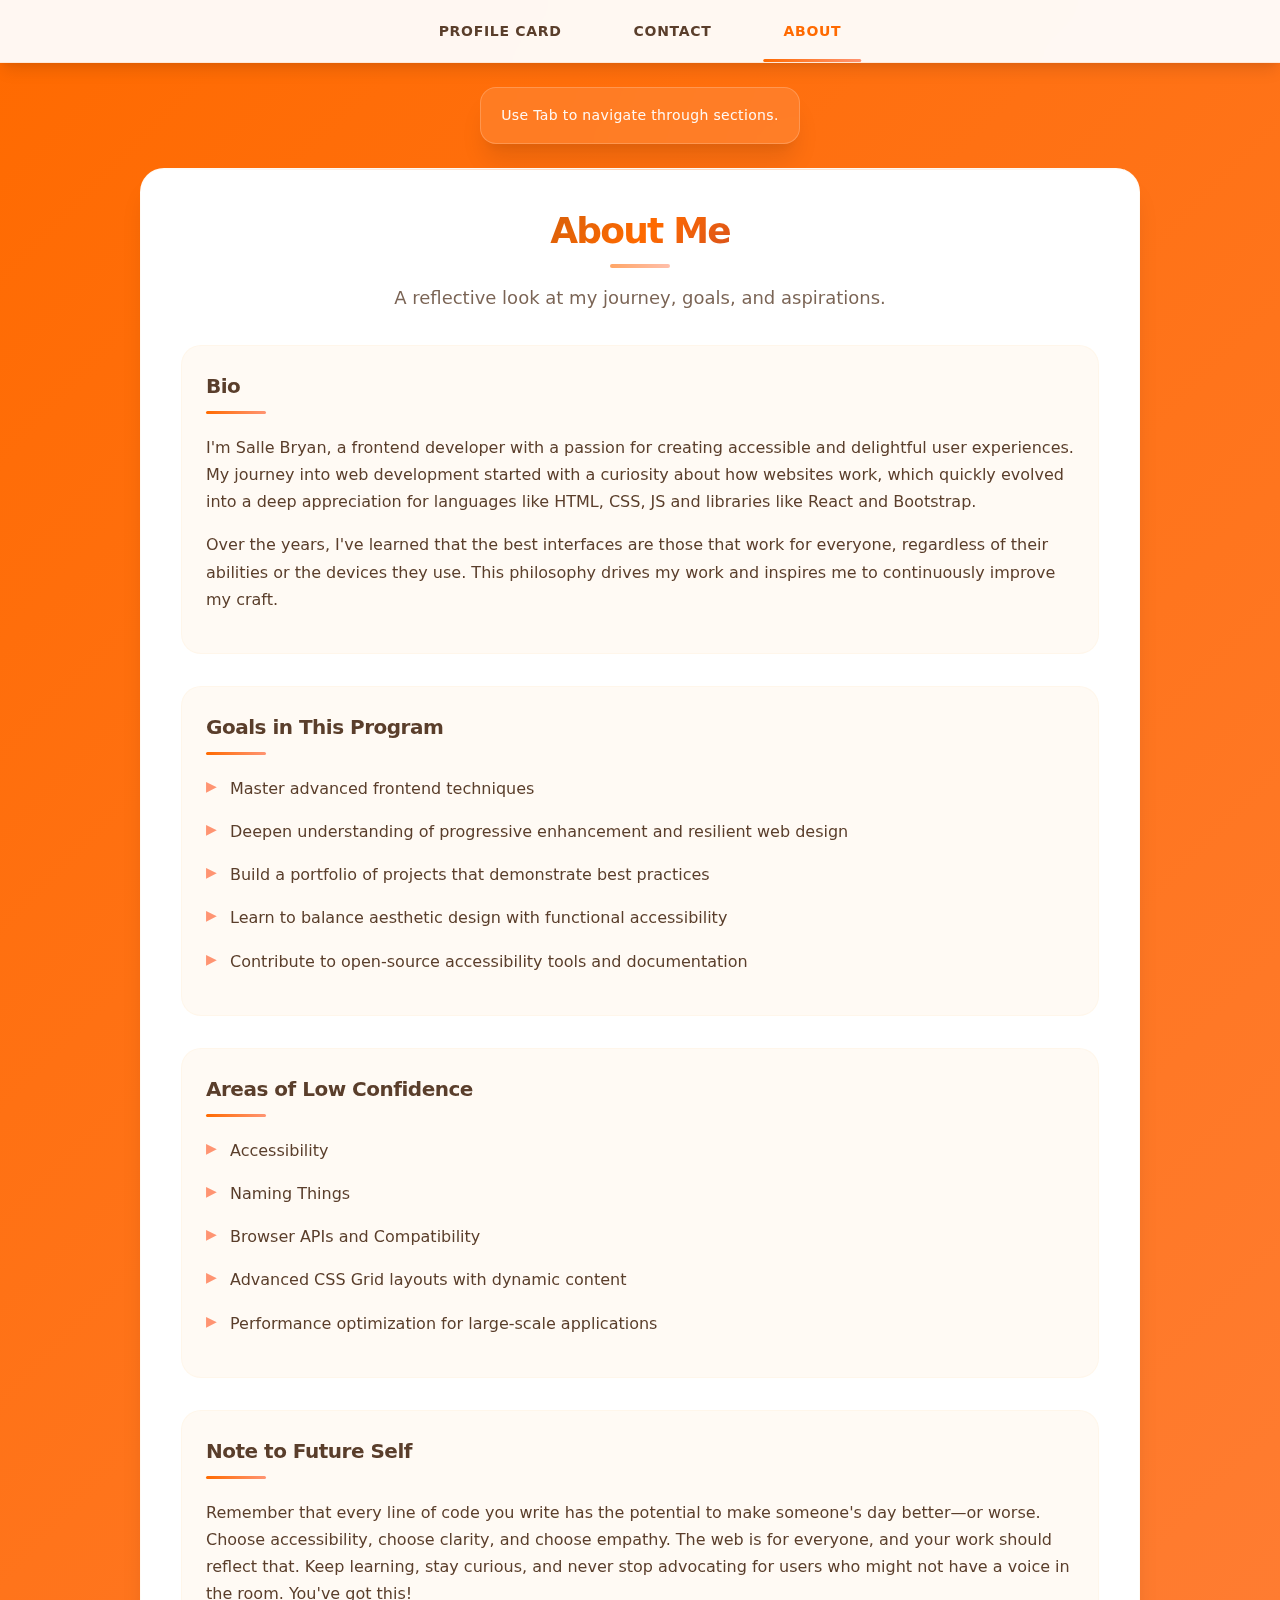
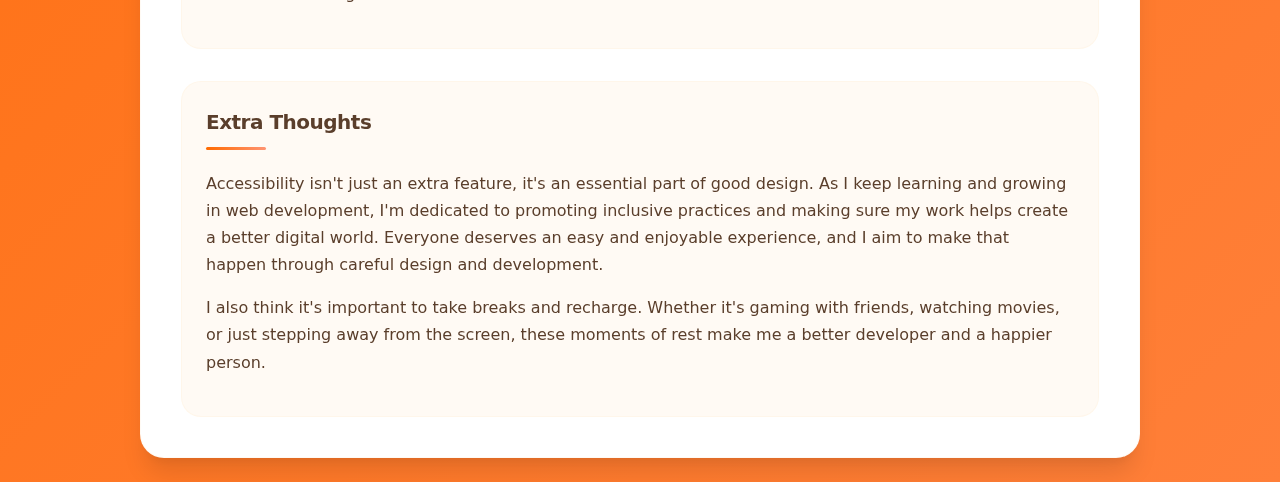
<file: about.html>
<!--
Visible data-testid attributes used:
- test-main-nav
- test-nav-profile
- test-nav-contact
- test-nav-about
- test-instructions
- test-about-page
- test-about-bio
- test-about-goals
- test-about-confidence
- test-about-future-note
- test-about-extra
-->

<!DOCTYPE html>
<html lang="en-us">

<head>
    <meta charset="utf-8" />
    <meta name="viewport" content="width=device-width, initial-scale=1.0" />
    <title>About Me - Bryan's Profile</title>
    <link rel="stylesheet" href="style.css" />
</head>

<body>
    <nav data-testid="test-main-nav" aria-label="Main navigation">
        <ul>
            <li><a href="index.html" data-testid="test-nav-profile">Profile Card</a></li>
            <li><a href="contact.html" data-testid="test-nav-contact">Contact</a></li>
            <li><a href="about.html" data-testid="test-nav-about" aria-current="page">About</a></li>
        </ul>
    </nav>

    <main data-testid="test-about-page">
        <p data-testid="test-instructions" class="instructions">
            Use Tab to navigate through sections.
        </p>

        <article class="about-card">
            <header class="card-header">
                <h1>About Me</h1>
                <p>A reflective look at my journey, goals, and aspirations.</p>
            </header>

            <section data-testid="test-about-bio">
                <h2>Bio</h2>
                <p>
                    I'm Salle Bryan, a frontend developer with a passion for creating accessible and
                    delightful user
                    experiences.
                    My journey into web development started with a curiosity about how websites work, which
                    quickly evolved
                    into a deep appreciation for languages like HTML, CSS, JS and libraries like React and
                    Bootstrap.
                </p>
                <p>
                    Over the years, I've learned that the best interfaces are those that work for everyone,
                    regardless of
                    their abilities or the devices they use. This philosophy drives my work and inspires me
                    to
                    continuously
                    improve my craft.
                </p>

            </section>

            <section data-testid="test-about-goals">
                <h2>Goals in This Program</h2>
                <ul class="goals-list bulleted">
                    <li>Master advanced frontend techniques</li>
                    <li>Deepen understanding of progressive enhancement and resilient web design</li>
                    <li>Build a portfolio of projects that demonstrate best practices</li>
                    <li>Learn to balance aesthetic design with functional accessibility</li>
                    <li>Contribute to open-source accessibility tools and documentation</li>
                </ul>

            </section>

            <section data-testid="test-about-confidence">
                <h2>Areas of Low Confidence</h2>
                <ul class="confidence-list bulleted">
                    <li>Accessibility</li>
                    <li>Naming Things</li>
                    <li>Browser APIs and Compatibility</li>
                    <li>Advanced CSS Grid layouts with dynamic content</li>
                    <li>Performance optimization for large-scale applications</li>
                </ul>

            </section>

            <section data-testid="test-about-future-note">
                <h2>Note to Future Self</h2>
                <p>
                    Remember that every line of code you write has the potential to make someone's day better—or
                    worse.
                    Choose accessibility, choose clarity, and choose empathy. The web is for everyone, and your work
                    should reflect that. Keep learning, stay curious, and never stop advocating for users who might
                    not
                    have a voice in the room. You've got this!
                </p>

            </section>

            <section data-testid="test-about-extra">
                <h2>Extra Thoughts</h2>
                <p>
                    Accessibility isn't just an extra feature, it's an essential part of good design.
                    As I keep learning and growing in web development, I'm dedicated to promoting inclusive
                    practices and making sure my work helps create a better digital world.
                    Everyone deserves an easy and enjoyable experience, and I aim to make that happen through
                    careful design and development.
                </p>
                <p>
                    I also think it's important to take breaks and recharge. Whether it's gaming with friends,
                    watching movies, or just stepping away from the screen, these moments of rest
                    make me a better developer and a happier person.
                </p>

            </section>
        </article>
    </main>

    <script src="script.js" defer></script>
</body>

</html>
</file>
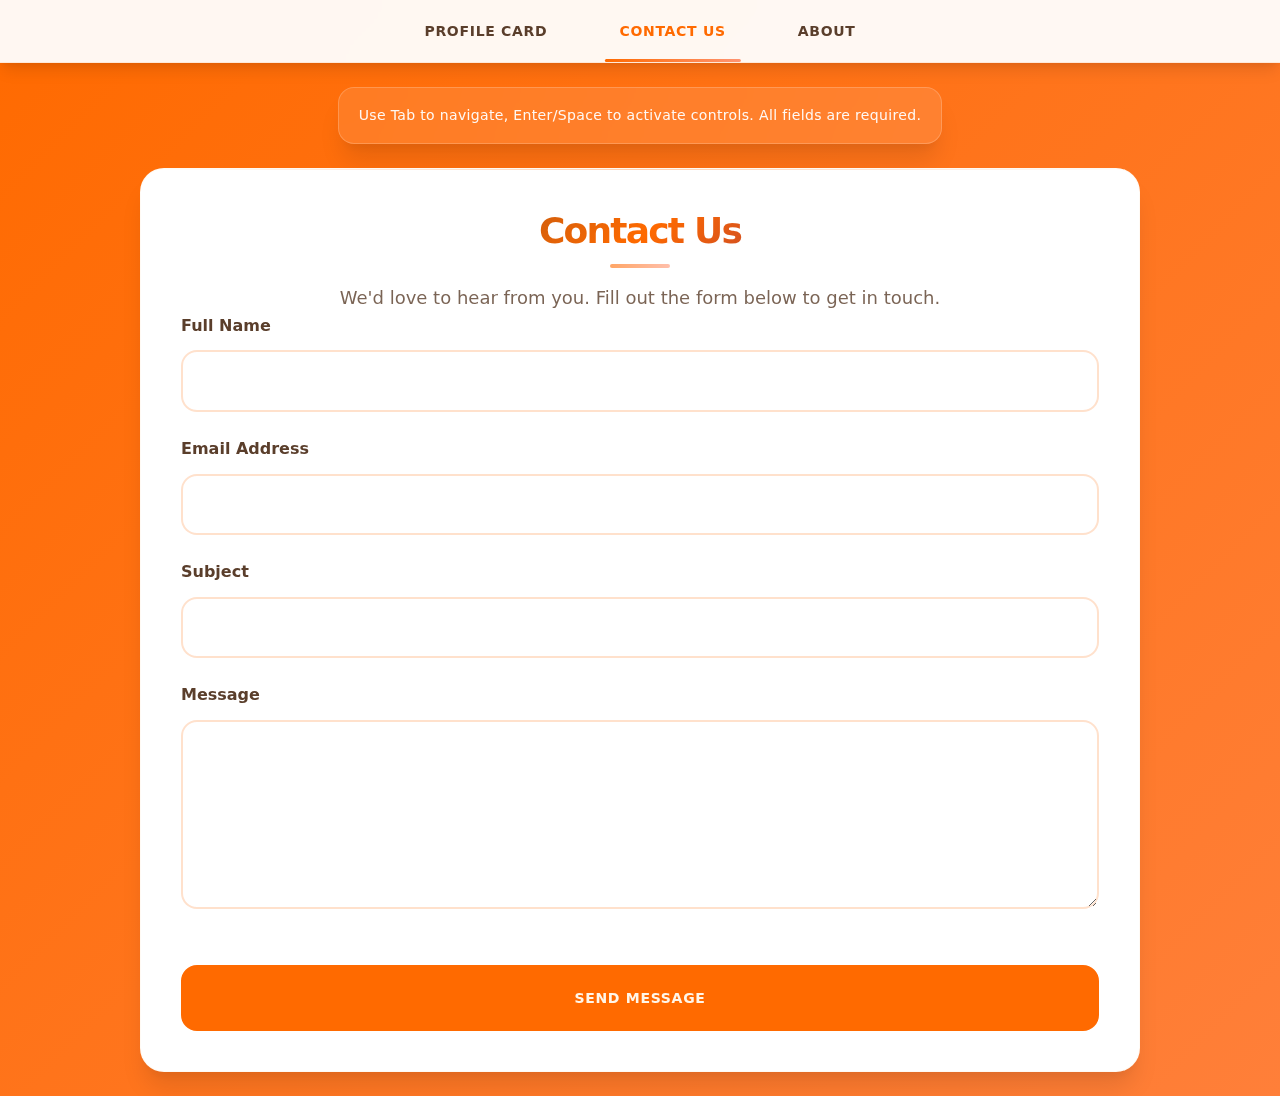
<file: contact.html>
<!--
data-testid attributes used:
- test-main-nav
- test-nav-profile
- test-nav-contact
- test-nav-about
- test-instructions
- test-contact-name
- test-contact-email
- test-contact-subject
- test-contact-message
- test-contact-submit
- test-contact-error-name
- test-contact-error-email
- test-contact-error-subject
- test-contact-error-message
- test-contact-success
-->

<!DOCTYPE html>
<html lang="en-us">
<head>
  <meta charset="utf-8" />
  <meta name="viewport" content="width=device-width, initial-scale=1.0"/>
  <title>Contact Us - Bryan's Profile</title>
  <link rel="stylesheet" href="style.css"/>
</head>
<body>
  <nav data-testid="test-main-nav" aria-label="Main navigation">
    <ul>
      <li><a href="index.html" data-testid="test-nav-profile">Profile Card</a></li>
      <li><a href="contact.html" data-testid="test-nav-contact" aria-current="page">Contact Us</a></li>
      <li><a href="about.html" data-testid="test-nav-about">About</a></li>
    </ul>
  </nav>

  <main>
    <p data-testid="test-instructions" class="instructions">
      Use Tab to navigate, Enter/Space to activate controls. All fields are required.
    </p>

    <article class="contact-card">
      <header class="card-header">
        <h1>Contact Us</h1>
        <p>We'd love to hear from you. Fill out the form below to get in touch.</p>
      </header>

      <form id="contact-form" novalidate>
        <div class="form-group">
          <label for="contact-name">Full Name</label>
          <input
            type="text"
            id="contact-name"
            data-testid="test-contact-name"
            required
            aria-describedby="error-name"
            aria-invalid="false"
          />
          <span
            id="error-name"
            class="error-message"
            data-testid="test-contact-error-name"
            role="alert"
            aria-live="assertive"
          ></span>
        </div>

        <div class="form-group">
          <label for="contact-email">Email Address</label>
          <input
            type="email"
            id="contact-email"
            data-testid="test-contact-email"
            required
            aria-describedby="error-email"
            aria-invalid="false"
          />
          <span
            id="error-email"
            class="error-message"
            data-testid="test-contact-error-email"
            role="alert"
            aria-live="assertive"
          ></span>
        </div>

        <div class="form-group">
          <label for="contact-subject">Subject</label>
          <input
            type="text"
            id="contact-subject"
            data-testid="test-contact-subject"
            required
            aria-describedby="error-subject"
            aria-invalid="false"
          />
          <span
            id="error-subject"
            class="error-message"
            data-testid="test-contact-error-subject"
            role="alert"
            aria-live="assertive"
          ></span>
        </div>

        <div class="form-group">
          <label for="contact-message">Message</label>
          <textarea
            id="contact-message"
            data-testid="test-contact-message"
            required
            minlength="10"
            rows="6"
            aria-describedby="error-message"
            aria-invalid="false"
          ></textarea>
          <span
            id="error-message"
            class="error-message"
            data-testid="test-contact-error-message"
            role="alert"
            aria-live="assertive"
          ></span>
        </div>

        <button type="submit" data-testid="test-contact-submit">
          Send Message
        </button>
      </form>

      <div
        id="success-message"
        class="success-message"
        data-testid="test-contact-success"
        role="status"
        aria-live="polite"
        hidden
      >
        <h2>Thank you for your message!</h2>
        <p>We'll get back to you as soon as possible.</p>
      </div>
    </article>
  </main>

  <script src="script.js" defer></script>
</body>
</html>
</file>
<file: style.css>
/* Consolidated CSS custom properties and improved organization */
:root {
  /* Typography */
  --font-family: ui-sans-serif, system-ui, -apple-system, Segoe UI, Roboto, Arial, "Noto Sans", "Liberation Sans",
    sans-serif;

  /* Border radius */
  --radius: 24px;
  --radius-md: 16px;
  --radius-full: 50%;

  /* Color palette */
  --bg: #fff6e9;
  --fg: #5a3e2b;
  --card: #ffffff;
  --accent: #ff6a00;
  --accent-hover: #e55a00;
  --accent-light: #ff9472;
  --accent-contrast: #fff6e9;
  --deep-purple: #4b0082;
  --error: #dc2626;
  --success: #16a34a;

  /* Shadows */
  --shadow-sm: 0 1px 2px 0 rgba(0, 0, 0, 0.05);
  --shadow: 0 4px 6px -1px rgba(0, 0, 0, 0.1), 0 2px 4px -1px rgba(0, 0, 0, 0.06);
  --shadow-md: 0 10px 15px -3px rgba(0, 0, 0, 0.1), 0 4px 6px -2px rgba(0, 0, 0, 0.05);
  --shadow-lg: 0 20px 25px -5px rgba(0, 0, 0, 0.1), 0 10px 10px -5px rgba(0, 0, 0, 0.04);
  --shadow-xl: 0 25px 50px -12px rgba(0, 0, 0, 0.25);
  --shadow-colored: 0 20px 25px -5px rgba(255, 106, 0, 0.1), 0 10px 10px -5px rgba(255, 106, 0, 0.04);
  --shadow-colored-lg: 0 25px 50px -12px rgba(255, 106, 0, 0.25);

  /* Typography scale */
  --text-xs: 0.75rem;
  --text-sm: 0.875rem;
  --text-base: 1rem;
  --text-lg: 1.125rem;
  --text-xl: 1.25rem;
  --text-2xl: 1.5rem;
  --text-3xl: 1.875rem;
  --text-4xl: 2.25rem;

  /* Spacing scale */
  --space-1: 0.25rem;
  --space-2: 0.5rem;
  --space-3: 0.75rem;
  --space-4: 1rem;
  --space-5: 1.25rem;
  --space-6: 1.5rem;
  --space-8: 2rem;
  --space-10: 2.5rem;
  --space-12: 3rem;
  --space-16: 4rem;
}

/* Simplified base styles */
*,
*::before,
*::after {
  box-sizing: border-box;
}

html,
body {
  margin: 0;
  padding: 0;
  background: linear-gradient(135deg, var(--accent) 0%, var(--accent-light) 50%, var(--deep-purple) 100%);
  background-size: 400% 400%;
  animation: gradientShift 15s ease infinite;
  color: var(--fg);
  font-family: var(--font-family);
  line-height: 1.6;
  min-height: 100vh;
  overflow-x: hidden;
}

@keyframes gradientShift {
  0%,
  100% {
    background-position: 0% 50%;
  }
  50% {
    background-position: 100% 50%;
  }
}

/* Optimized floating particles with single pseudo-element */
body::before {
  content: "";
  position: fixed;
  inset: 0;
  background-image: radial-gradient(circle at 20% 80%, rgba(255, 106, 0, 0.15) 0%, transparent 50%),
    radial-gradient(circle at 80% 20%, rgba(255, 148, 114, 0.15) 0%, transparent 50%),
    radial-gradient(circle at 40% 40%, rgba(75, 0, 130, 0.1) 0%, transparent 50%);
  animation: float 20s ease-in-out infinite;
  z-index: -1;
  pointer-events: none;
}

@keyframes float {
  0%,
  100% {
    transform: translateY(0) rotate(0deg);
  }
  50% {
    transform: translateY(-20px) rotate(180deg);
  }
}

/* Navigation styles */
nav[data-testid="test-main-nav"] {
  background: rgba(255, 255, 255, 0.95);
  backdrop-filter: blur(20px);
  border-bottom: 1px solid rgba(255, 106, 0, 0.1);
  box-shadow: var(--shadow-md);
  position: sticky;
  top: 0;
  z-index: 100;
}

nav ul {
  list-style: none;
  margin: 0;
  padding: 0;
  display: flex;
  justify-content: center;
  gap: var(--space-2);
  flex-wrap: wrap;
}

nav li {
  margin: 0;
}

nav a {
  display: block;
  padding: var(--space-5) var(--space-8);
  color: var(--fg);
  text-decoration: none;
  font-weight: 600;
  transition: all 0.3s ease;
  position: relative;
  text-transform: uppercase;
  letter-spacing: 0.05em;
  font-size: var(--text-sm);
}

nav a::after {
  content: "";
  position: absolute;
  bottom: 0;
  left: 50%;
  transform: translateX(-50%) scaleX(0);
  width: 80%;
  height: 3px;
  background: linear-gradient(90deg, var(--accent), var(--accent-light));
  transition: transform 0.3s ease;
  border-radius: 2px;
}

nav a:hover::after,
nav a[aria-current="page"]::after {
  transform: translateX(-50%) scaleX(1);
}

nav a[aria-current="page"] {
  color: var(--accent);
}

main {
  padding: var(--space-6);
  display: grid;
  place-items: center;
  min-height: calc(100vh - 60px);
}

/* Simplified instructions with better mobile handling */
.instructions {
  margin: 0 0 var(--space-6);
  font-size: var(--text-sm);
  color: rgba(255, 255, 255, 0.95);
  background: rgba(255, 255, 255, 0.1);
  backdrop-filter: blur(20px);
  border: 1px solid rgba(255, 255, 255, 0.2);
  padding: var(--space-4) var(--space-5);
  border-radius: var(--radius-md);
  text-align: center;
  box-shadow: var(--shadow-lg);
  font-weight: 500;
  letter-spacing: 0.025em;
  transition: transform 0.3s ease, box-shadow 0.3s ease;
}

.instructions:hover {
  transform: translateY(-2px);
  box-shadow: var(--shadow-xl);
}

@media (max-width: 1023px) {
  .instructions {
    display: none;
  }
}

/* Streamlined profile card with better transitions */
.profile-card,
.contact-card,
.about-card {
  width: 100%;
  max-width: 1000px;
  background: var(--card);
  color: var(--fg);
  border: 1px solid rgba(255, 246, 233, 0.5);
  border-radius: var(--radius);
  box-shadow: var(--shadow-lg);
  padding: var(--space-10);
  position: relative;
  overflow: hidden;
  transition: transform 0.4s cubic-bezier(0.4, 0, 0.2, 1), box-shadow 0.4s cubic-bezier(0.4, 0, 0.2, 1);
}

.profile-card::before,
.contact-card::before,
.about-card::before {
  content: "";
  position: absolute;
  top: 0;
  left: 0;
  right: 0;
  height: 1px;
  background: linear-gradient(90deg, transparent, rgba(255, 106, 0, 0.3), transparent);
}

.profile-card:hover,
.contact-card:hover,
.about-card:hover {
  transform: translateY(-12px) scale(1.02);
  box-shadow: var(--shadow-colored-lg);
  border-color: var(--accent-light);
}

/* Improved header with cleaner gradient text */
.card-header {
  margin-bottom: var(--space-8);
  text-align: center;
}

.card-header h1,
.profile-card h2 {
  font-size: var(--text-4xl);
  margin: 0;
  font-weight: 800;
  letter-spacing: -0.05em;
  line-height: 1.2;
  background: linear-gradient(135deg, var(--fg) 0%, var(--accent) 50%, var(--deep-purple) 100%);
  -webkit-background-clip: text;
  -webkit-text-fill-color: transparent;
  background-clip: text;
  position: relative;
  padding-bottom: var(--space-4);
}

.card-header h1::after,
.profile-card h2::after {
  content: "";
  position: absolute;
  bottom: 0;
  left: 50%;
  transform: translateX(-50%);
  width: 60px;
  height: 4px;
  background: linear-gradient(90deg, var(--accent), var(--accent-light));
  border-radius: 2px;
  opacity: 0.6;
}

.card-header p {
  margin: var(--space-4) 0 0;
  font-size: var(--text-lg);
  color: var(--fg);
  opacity: 0.8;
}

/* Optimized card grid layout */
.card-grid {
  display: flex;
  gap: var(--space-10);
  align-items: start;
}

/* Enhanced avatar with simplified hover effects */
.avatar {
  margin: 0;
  text-align: center;
  position: relative;
}

.avatar::before {
  content: "";
  position: absolute;
  inset: -8px;
  background: linear-gradient(45deg, var(--accent), var(--accent-light));
  border-radius: var(--radius-full);
  opacity: 0;
  transition: opacity 0.3s ease;
  z-index: -1;
}

.avatar:hover::before {
  opacity: 0.2;
}

.avatar img {
  width: 200px;
  height: 200px;
  object-fit: cover;
  border-radius: var(--radius-full);
  border: 4px solid var(--card);
  box-shadow: var(--shadow-lg);
  transition: transform 0.4s cubic-bezier(0.4, 0, 0.2, 1), box-shadow 0.4s cubic-bezier(0.4, 0, 0.2, 1);
}

.avatar img:hover {
  transform: scale(1.08) rotate(2deg);
  box-shadow: var(--shadow-colored-lg);
}

.avatar figcaption {
  font-size: var(--text-sm);
  color: var(--fg);
  opacity: 0.6;
  margin-top: var(--space-4);
  font-style: italic;
  font-weight: 500;
}

/* Improved bio typography */
.card-content .bio {
  margin-top: var(--space-4);
  font-size: var(--text-lg);
  color: var(--fg);
  line-height: 1.7;
  font-weight: 400;
}

.bio.clamped {
  display: -webkit-box;
  -webkit-line-clamp: 3;
  line-clamp: 3;
  -webkit-box-orient: vertical;
  overflow: hidden;
}

/* Streamlined button with cleaner animations */
.bio-toggle,
button[type="submit"] {
  margin-top: var(--space-4);
  font: inherit;
  border: 2px solid var(--accent);
  background: var(--accent);
  color: var(--accent-contrast);
  padding: var(--space-3) var(--space-6);
  border-radius: var(--radius-md);
  cursor: pointer;
  transition: all 0.3s cubic-bezier(0.4, 0, 0.2, 1);
  font-weight: 600;
  text-transform: uppercase;
  letter-spacing: 0.05em;
  font-size: var(--text-sm);
  position: relative;
  overflow: hidden;
}

.bio-toggle::before,
button[type="submit"]::before {
  content: "";
  position: absolute;
  inset: 0;
  background: linear-gradient(90deg, transparent, rgba(255, 255, 255, 0.2), transparent);
  transform: translateX(-100%);
  transition: transform 0.5s ease;
}

.bio-toggle:hover,
button[type="submit"]:hover {
  background: var(--accent-light);
  border-color: var(--accent-light);
  transform: translateY(-3px);
  box-shadow: 0 8px 25px rgba(255, 148, 114, 0.3);
}

.bio-toggle:hover::before,
button[type="submit"]:hover::before {
  transform: translateX(100%);
}

.bio-toggle:active,
button[type="submit"]:active {
  transform: translateY(-1px);
}

button[type="submit"] {
  width: 100%;
  margin-top: var(--space-6);
  padding: var(--space-5) var(--space-6);
}

/* Enhanced time display with cleaner design */
.time-row {
  display: flex;
  align-items: center;
  gap: var(--space-4);
  margin-top: var(--space-6);
  font-size: var(--text-base);
  padding: var(--space-5);
  background: linear-gradient(135deg, rgba(255, 106, 0, 0.05), rgba(255, 106, 0, 0.02));
  border: 1px solid rgba(255, 106, 0, 0.1);
  border-radius: var(--radius-md);
  position: relative;
}

.time-row::before {
  content: "";
  position: absolute;
  top: 0;
  left: 0;
  width: 4px;
  height: 100%;
  background: linear-gradient(180deg, var(--accent), var(--accent-light));
}

.time {
  font-family: "Courier New", monospace;
  color: var(--accent);
  font-weight: 700;
  font-size: var(--text-lg);
  text-shadow: 0 0 10px rgba(255, 106, 0, 0.3);
}

/* Improved form inputs with consistent styling */
.avatar-inputs {
  display: grid;
  gap: var(--space-5);
  margin-top: var(--space-6);
}

.avatar-inputs label {
  color: var(--fg);
  font-size: var(--text-sm);
  font-weight: 600;
  text-transform: uppercase;
  letter-spacing: 0.05em;
}

.avatar-inputs input {
  width: 100%;
  padding: var(--space-4) var(--space-5);
  border-radius: var(--radius-md);
  border: 2px solid var(--accent-light);
  background: var(--card);
  color: var(--fg);
  font: inherit;
  transition: all 0.3s ease;
  font-size: var(--text-base);
}

.avatar-inputs input:focus {
  outline: none;
  border-color: var(--accent);
  box-shadow: 0 0 0 4px rgba(255, 106, 0, 0.1);
  transform: translateY(-2px);
}

/* Form styles for contact page */
.form-group {
  margin-bottom: var(--space-6);
}

.form-group label {
  display: block;
  margin-bottom: var(--space-3);
  color: var(--fg);
  font-size: var(--text-base);
  font-weight: 600;
}

.form-group input,
.form-group textarea {
  width: 100%;
  padding: var(--space-4) var(--space-5);
  border-radius: var(--radius-md);
  border: 2px solid rgba(255, 106, 0, 0.2);
  background: var(--card);
  color: var(--fg);
  font: inherit;
  transition: all 0.3s ease;
  font-size: var(--text-base);
}

.form-group input:focus,
.form-group textarea:focus {
  outline: none;
  border-color: var(--accent);
  box-shadow: 0 0 0 4px rgba(255, 106, 0, 0.1);
}

.form-group input[aria-invalid="true"],
.form-group textarea[aria-invalid="true"] {
  border-color: var(--error);
}

.form-group textarea {
  resize: vertical;
  min-height: 150px;
}

.error-message {
  display: block;
  margin-top: var(--space-2);
  color: var(--error);
  font-size: var(--text-sm);
  font-weight: 500;
  min-height: 1.5em;
}

.error-message:empty {
  display: none;
}

.success-message {
  text-align: center;
  padding: var(--space-8);
  background: linear-gradient(135deg, rgba(22, 163, 74, 0.1), rgba(22, 163, 74, 0.05));
  border: 2px solid var(--success);
  border-radius: var(--radius);
  margin-top: var(--space-6);
}

.success-message h2 {
  color: var(--success);
  margin: 0 0 var(--space-4);
  font-size: var(--text-2xl);
}

.success-message p {
  margin: 0;
  font-size: var(--text-lg);
  color: var(--fg);
}

/* Streamlined sections with better hover effects */
section {
  margin-top: var(--space-8);
  padding: var(--space-6);
  background: rgba(255, 246, 233, 0.5);
  border-radius: 20px;
  border: 1px solid rgba(255, 246, 233, 0.8);
  transition: transform 0.3s ease, box-shadow 0.3s ease, border-color 0.3s ease;
}

section:hover {
  transform: translateY(-4px);
  box-shadow: var(--shadow-md);
  border-color: var(--accent-light);
}

section h2,
section h3 {
  margin: 0 0 var(--space-5);
  font-size: var(--text-xl);
  color: var(--fg);
  font-weight: 700;
  position: relative;
  padding-bottom: var(--space-3);
  letter-spacing: -0.025em;
}

section h2::after,
section h3::after {
  content: "";
  position: absolute;
  bottom: 0;
  left: 0;
  width: 60px;
  height: 3px;
  background: linear-gradient(90deg, var(--accent), var(--accent-light));
  border-radius: 2px;
}

section p {
  margin: var(--space-4) 0;
  line-height: 1.7;
}

section ul {
  margin: var(--space-4) 0;
  padding-left: var(--space-8);
}

section li {
  margin: var(--space-3) 0;
  line-height: 1.7;
}

/* Optimized list styles */
.social-links,
.bulleted {
  margin: 0;
  padding: 0;
  list-style: none;
}

.social-links {
  display: flex;
  gap: var(--space-4);
  flex-wrap: wrap;
}

.social-links li {
  flex: 1;
  min-width: 0;
}

.social-links a {
  color: var(--accent);
  text-decoration: none;
  padding: var(--space-4) var(--space-6);
  border-radius: var(--radius-md);
  transition: all 0.3s cubic-bezier(0.4, 0, 0.2, 1);
  display: flex;
  align-items: center;
  justify-content: center;
  width: 100%;
  font-weight: 600;
  background: rgba(255, 106, 0, 0.05);
  border: 1px solid rgba(255, 106, 0, 0.1);
  position: relative;
  overflow: hidden;
}

.social-links a::before {
  content: "";
  position: absolute;
  inset: 0;
  background: linear-gradient(90deg, transparent, rgba(255, 106, 0, 0.1), transparent);
  transform: translateX(-100%);
  transition: transform 0.5s ease;
}

.social-links a:hover {
  background: var(--accent);
  color: var(--accent-contrast);
  transform: translateY(-3px);
  box-shadow: var(--shadow-colored);
}

.social-links a:hover::before {
  transform: translateX(100%);
}

.bulleted li {
  margin: var(--space-4) 0;
  padding-left: var(--space-6);
  position: relative;
}

.bulleted li::before {
  content: "▶";
  color: var(--accent-light);
  position: absolute;
  left: 0;
  font-size: var(--text-sm);
}

/* Consistent focus styles */
a:focus-visible,
button:focus-visible,
input:focus-visible,
textarea:focus-visible {
  outline: 3px solid var(--accent);
  outline-offset: 3px;
  border-radius: 8px;
}

/* Optimized responsive breakpoints */
@media (min-width: 768px) {
  .avatar img {
    width: 220px;
    height: 220px;
  }
}

@media (min-width: 1024px) {
  .profile-card {
    padding: var(--space-16);
    display: grid;
    grid-template-areas:
      "header header"
      "main main"
      "social social"
      "hobbies dislikes";
    grid-template-columns: 1fr 1fr;
    gap: var(--space-8);
  }

  .card-header {
    grid-area: header;
    margin-bottom: 0;
  }

  .card-grid {
    grid-area: main;
  }

  .card-content {
    display: flex;
    flex-direction: column;
    gap: var(--space-6);
    flex: 1;
  }

  section[data-testid="test-section-social"] {
    grid-area: social;
    margin-top: 0;
  }

  section[data-testid="test-section-hobbies"] {
    grid-area: hobbies;
    margin-top: 0;
  }

  section[data-testid="test-section-dislikes"] {
    grid-area: dislikes;
    margin-top: 0;
  }

  .avatar img {
    width: 240px;
    height: 240px;
  }
}

@media (max-width: 480px) {
  .card-grid {
    flex-direction: column;
    align-items: center;
  }

  .profile-card,
  .contact-card,
  .about-card {
    padding: var(--space-8);
  }

  .avatar img {
    width: 180px;
    height: 180px;
  }

  .card-header h1,
  .profile-card h2 {
    font-size: var(--text-3xl);
  }

  .card-content {
    text-align: center;
  }

  nav a {
    padding: var(--space-4) var(--space-5);
    font-size: var(--text-xs);
  }
}
</file>
